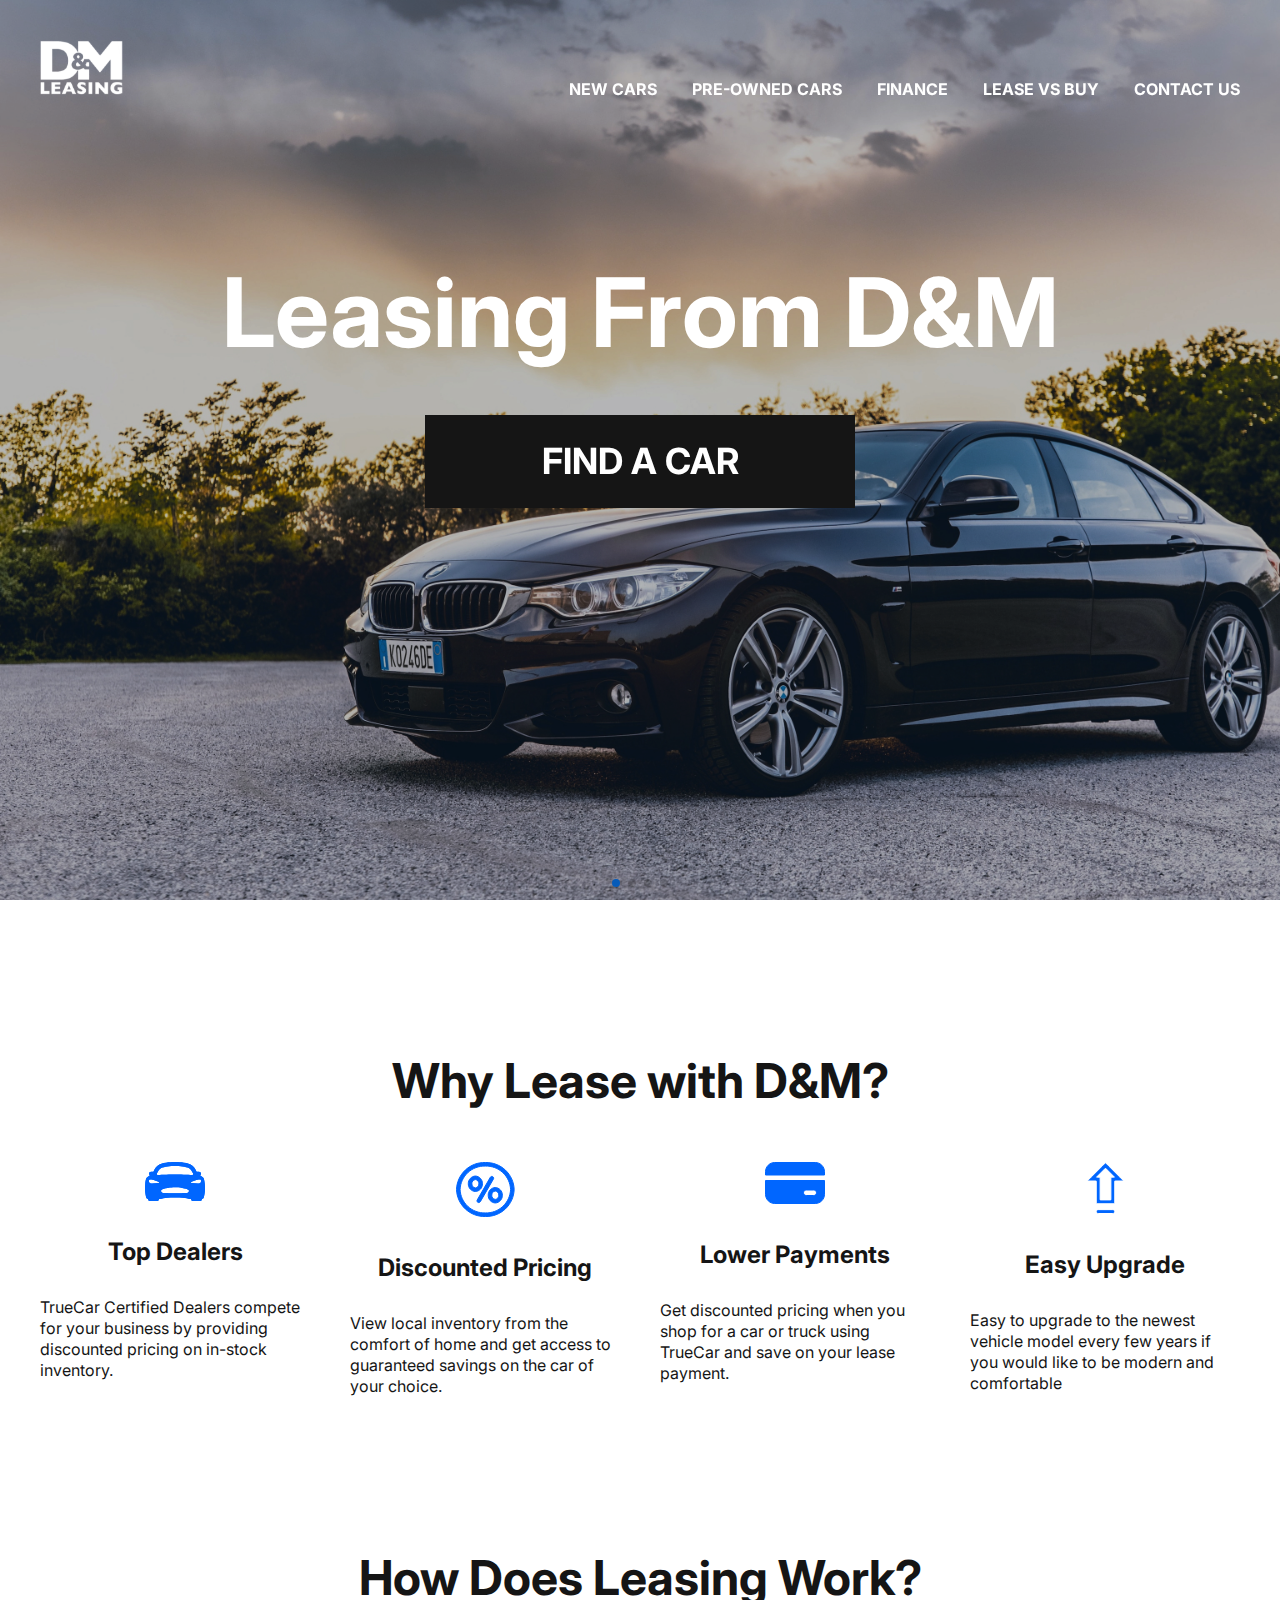
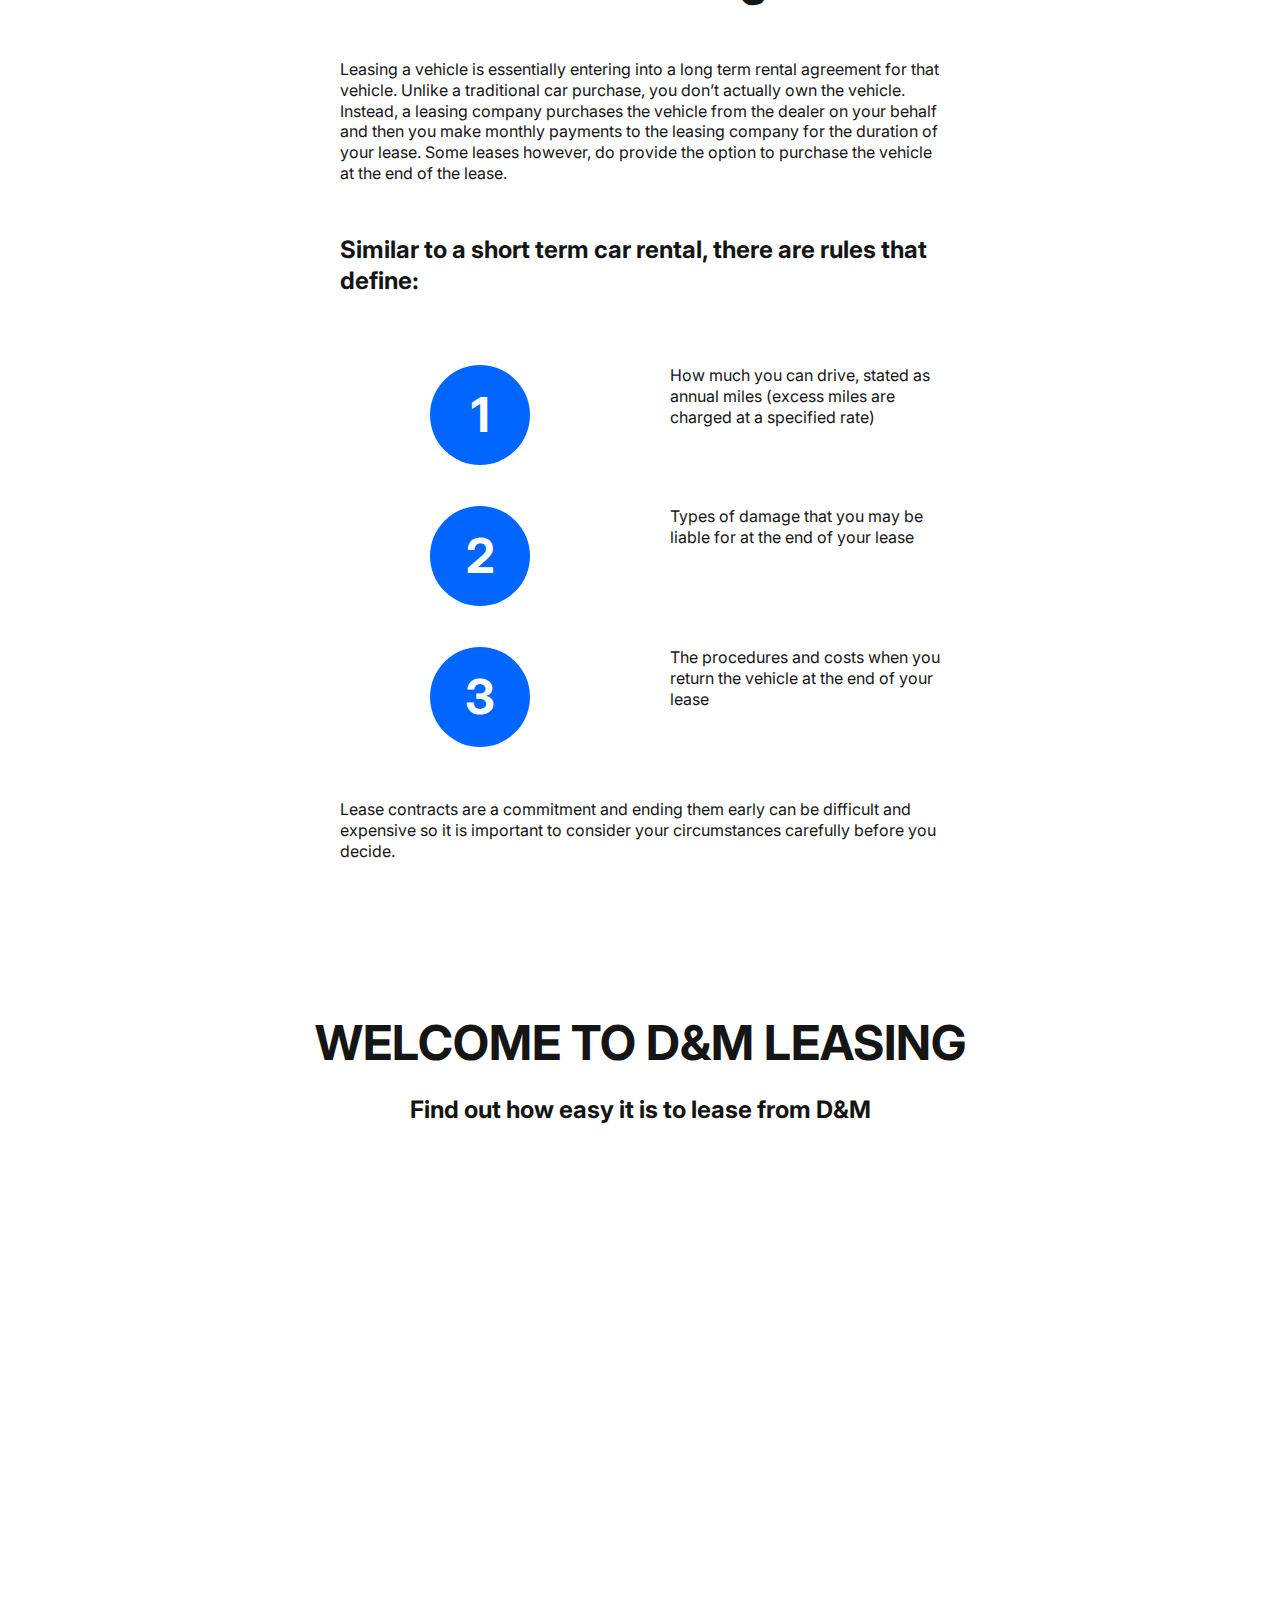
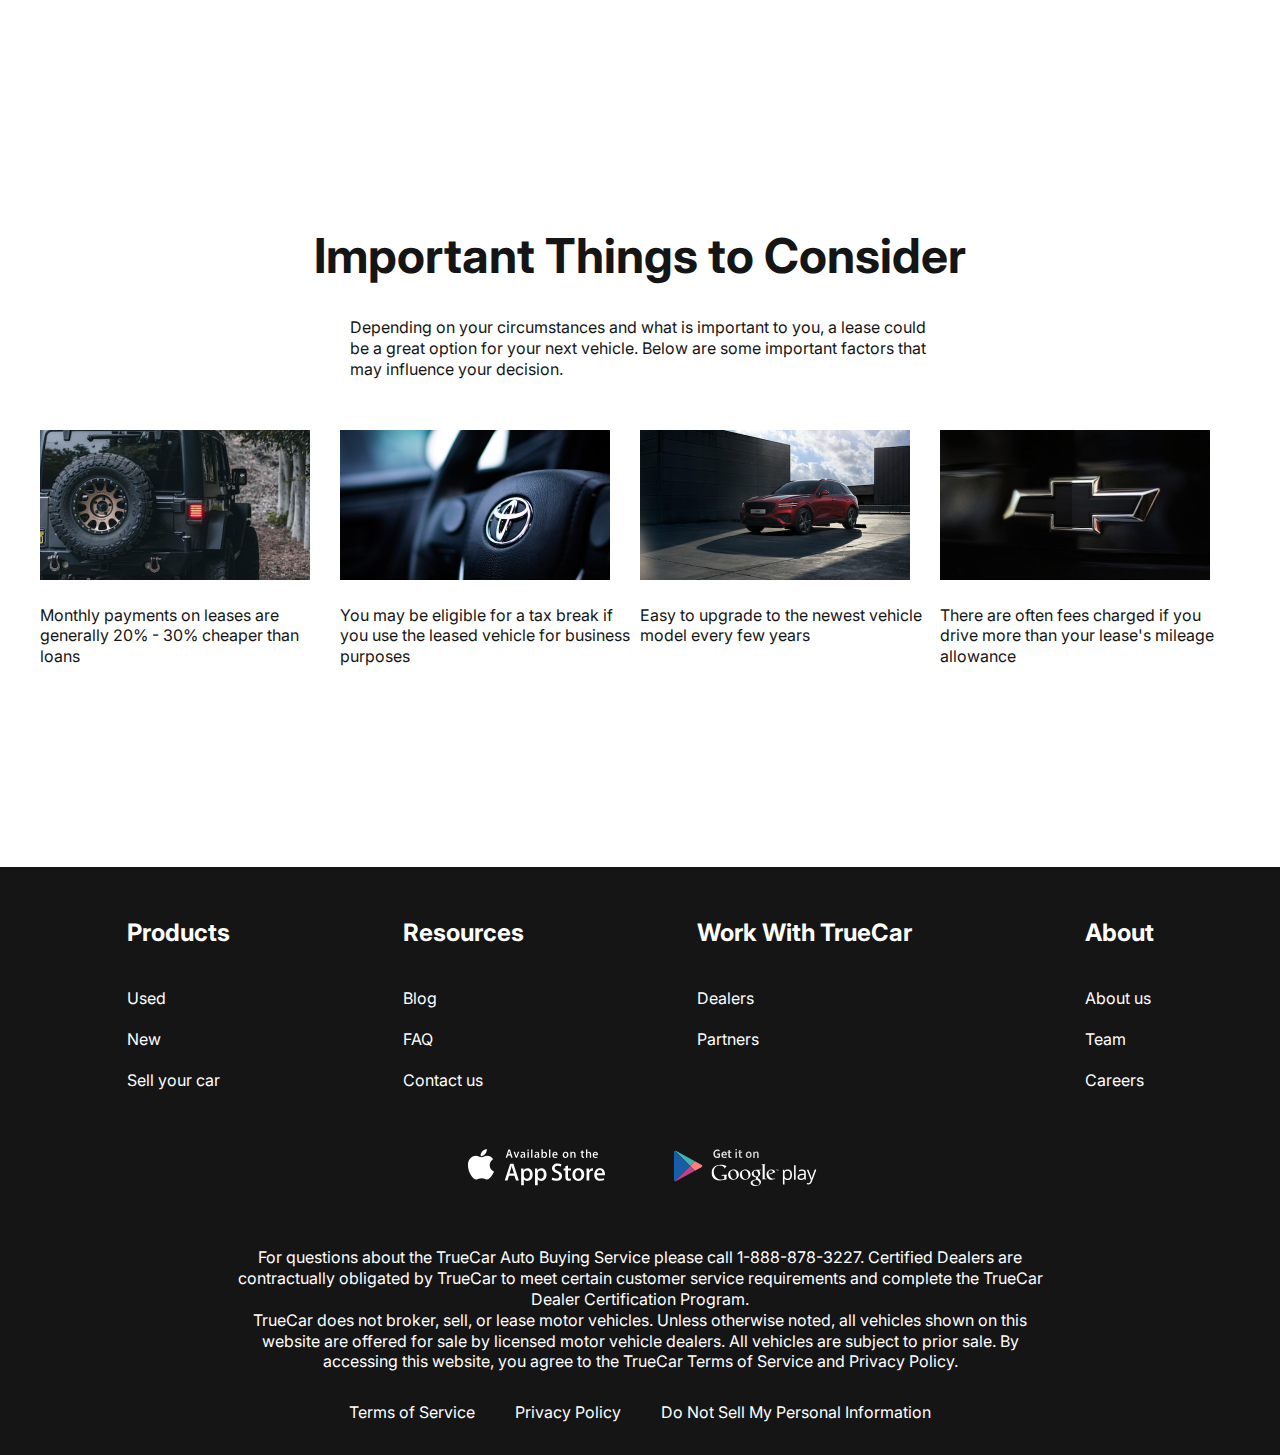
<file: index.html>
<!DOCTYPE html>
<html lang="en">
  <head>
    <meta charset="UTF-8" />
    <meta name="viewport" content="width=device-width, initial-scale=1.0" />
    <title>Document</title>
    <link rel="preconnect" href="https://fonts.googleapis.com" />
    <link rel="preconnect" href="https://fonts.gstatic.com" crossorigin />
    <link
      href="https://fonts.googleapis.com/css2?family=Inter:ital,opsz,wght@0,14..32,100..900;1,14..32,100..900&display=swap"
      rel="stylesheet"
    />
    <link
  rel="stylesheet"
  href="https://cdn.jsdelivr.net/npm/swiper@11/swiper-bundle.min.css"
/>
    <link rel="stylesheet" href="./css/style.css" />
  </head>
  <body>
    <div class="wrapper">
      <header class="header header__main">
        <div class="container">
          <div class="header__inner">
            <a href="#" class="logo">
              <img src="./images/Vector.svg" alt="" class="logo__img" />
            </a>
            <nav class="menu">
              <button class="menu__btn">
                <span></span>
                <span></span>
                <span></span>
              </button>
              <ul class="menu__list">
                <li class="menu__list-item">
                  <a href="./new-cars.html" class="menu__list-link">NEW CARS </a>
                </li>
                <li class="menu__list-item">
                  <a href="#" class="menu__list-link">PRE-OWNED CARS</a>
                </li>
                <li class="menu__list-item">
                  <a href="#" class="menu__list-link">FINANCE</a>
                </li>
                <li class="menu__list-item">
                  <a href="#" class="menu__list-link">LEASE VS BUY</a>
                </li>
                <li class="menu__list-item">
                  <a href="./contacts.html" class="menu__list-link"> CONTACT US</a>
                </li>
              </ul>
            </nav>
          </div>
        </div>
      </header>
      <main class="main">
        <section class="top">
          <div class="container">
            <h1 class="title" style="color: #fff;">Leasing From D&M</h1>
            <a href="./new-cars.html" class="top__link">FIND A CAR</a>
          </div>
        </section>
        <div class="slider">
          <div class="swiper">
            <div class="swiper-wrapper">
              <div class="swiper-slide" style="background-image: url(images/Rectangle\ 3.jpg);"></div>
              <div class="swiper-slide" style="background-image: url(./images/1000_F_293876506_qTdMF55vIbVV340CN2Q0Yw6PVsKhI7Vy.jpg);"></div>
              <div class="swiper-slide" style="background-image: url(./images/1000_F_331356858_AhmRQo2xtrilCRW0K7Xck73rChRhbG0b.jpg);"></div>
              <div class="swiper-slide" style="background-image: url(./images/1000_F_796889775_g2AbTCtSEk6sYFfjjJgu1wJUgfdi1IFB.jpg);"></div>
            <div class="swiper-pagination"></div>
          </div>
        </div>
        <section class="why-lease">
         <div class="container">
          <h2 class="section-title" style="color: #151515;">
            Why Lease with D&M?
          </h2>
          <ul class="why-lease__list">
            <li class="why-lease__item">
              <img src="./imges2/Vector 1.svg" alt="" class="why-lease__item-img">
              <h3 class="why-lease__item-title">Top Dealers</h3>
              <p class="why-lease__item-text">TrueCar Certified Dealers compete for your business by providing discounted pricing on in-stock inventory.</p>
            </li>
            <li class="why-lease__item">
              <img src="./imges2/Group 2.svg" alt="" class="why-lease__item-img">
              <h3 class="why-lease__item-title">Discounted Pricing</h3>
              <p class="why-lease__item-text">View local inventory from the comfort of home and get access to guaranteed savings on the car of your choice.</p>
            </li>
            <li class="why-lease__item">
              <img src="./imges2/Vector 3.svg" alt="" class="why-lease__item-img">
              <h3 class="why-lease__item-title">Lower Payments</h3>
              <p class="why-lease__item-text">Get discounted pricing when you shop for a car or truck using TrueCar and save on your lease payment.</p>
            </li>
            <li class="why-lease__item">
              <img src="./imges2/Vector 4.svg" alt="" class="why-lease__item-img">
              <h3 class="why-lease__item-title">Easy Upgrade</h3>
              <p class="why-lease__item-text">Easy to upgrade to the newest vehicle model every few years if you would like to be modern and comfortable</p>
            </li>
          </ul>
         </div>
        </section>
        <section class="how-does">
          <div class="container">
            <div class="how-does__inner">
              <h2 class="section-title" >
                How Does Leasing Work?
              </h2>
              <p class="how-does__text" >
                Leasing a vehicle is essentially entering into a long term rental agreement for that vehicle. Unlike a traditional car purchase, you don’t actually own the vehicle. Instead, a leasing company purchases the vehicle from the dealer on your behalf and then you make monthly payments to the leasing company for the duration of your lease. Some leases however, do provide the option to purchase the vehicle at the end of the lease.
              </p>
              <h4 class="how__does-title" >
                Similar to a short term car rental, there are rules that define:
              </h4>
              <ol class="how__does-list">
                <li class="how__does-item">
                  How much you can drive, stated as annual miles (excess miles are charged at a specified rate)
                </li>
                <li class="how__does-item">
                  Types of damage that you may be liable for at the end of your lease
                </li>
                <li class="how__does-item">
                  The procedures and costs when you return the vehicle at the end of your lease
                </li>
              </ol>
              <p class="how-does__text">
                Lease contracts are a commitment and ending them early can be difficult and expensive so it is important to consider your circumstances carefully before you decide.
              </p>
            </div>
          </div>
        </section>
        <section class="video">
          <div class="container">
            <h2 class="section-title video-title">
              WELCOME TO D&M LEASING
            </h2>
            <p class="video-text">
              Find out how easy it is to lease from D&M
            </p>
            <iframe class="video-content" width="1000" height="500" src="https://www.youtube.com/embed/Wd_d6m9FARc?si=9smZC9pChA8LjumO&amp;controls=0" title="YouTube video player" frameborder="0" allow="accelerometer; autoplay; clipboard-write; encrypted-media; gyroscope; picture-in-picture; web-share" referrerpolicy="strict-origin-when-cross-origin" allowfullscreen></iframe>
          </div>
        </section>
        <section class="important">
          <div class="container">
            <h2 class="section__title important__title">
              Important Things to Consider
            </h2>
            <p class="important-text">
              Depending on your circumstances and what is important to you, a lease could be a great option for your next vehicle. Below are some important factors that may influence your decision.
            </p>
            <ul class="important-list">
              <li class="important-item">
                <img src="./imges2/Rectangle 6.jpg" alt="" class="important-item__img">
                <p class="important-item__text">Monthly payments on leases are generally 20% - 30% cheaper than loans</p>
              </li>
              <li class="important-item">
                <img src="./imges2/Rectangle 7.jpg" alt="" class="important-item__img">
                <p class="important-item__text">You may be eligible for a tax break if you use the leased vehicle for business purposes</p>
              </li>
              <li class="important-item">
                <img src="./imges2/Rectangle 8.jpg" alt="" class="important-item__img">
                <p class="important-item__text">Easy to upgrade to the newest vehicle model every few years</p>
              </li>
              <li class="important-item">
                <img src="./imges2/Rectangle 9.jpg" alt="" class="important-item__img">
                <p class="important-item__text">There are often fees charged if you drive more than your lease's mileage allowance</p>
              </li>
            </ul>
          </div>
        </section>
      </main>

      <footer class="footer">
        <div class="container">
          <nav class="footer__menu">
            <ul class="footer__menu-list">
              <li class="footer__menu-item">
                <p class="footer__menu-title">Products</p>
              </li>
              <li class="footer__menu-item">
                <a href="#" class="footer__menu-link">Used</a>
              </li>
              <li class="footer__menu-item">
                <a href="#" class="footer__menu-link">New</a>
              </li>
              <li class="footer__menu-item">
                <a href="#" class="footer__menu-link">Sell your car</a>
              </li>
            </ul>
            <ul class="footer__menu-list">
              <li class="footer__menu-item">
                <p class="footer__menu-title">Resources</p>
              </li>
              <li class="footer__menu-item">
                <a href="#" class="footer__menu-link">Blog</a>
              </li>
              <li class="footer__menu-item">
                <a href="#" class="footer__menu-link">FAQ</a>
              </li>
              <li class="footer__menu-item">
                <a href="#" class="footer__menu-link">Contact us</a>
              </li>
            </ul>
            <ul class="footer__menu-list">
              <li class="footer__menu-item">
                <p class="footer__menu-title">Work With TrueCar</p>
              </li>
              <li class="footer__menu-item">
                <a href="#" class="footer__menu-link">Dealers</a>
              </li>
              <li class="footer__menu-item">
                <a href="#" class="footer__menu-link">Partners</a>
              </li>
            </ul>
            <ul class="footer__menu-list">
              <li class="footer__menu-item">
                <p class="footer__menu-title">About</p>
              </li>
              <li class="footer__menu-item">
                <a href="#" class="footer__menu-link">About us</a>
              </li>
              <li class="footer__menu-item">
                <a href="#" class="footer__menu-link">Team</a>
              </li>
              <li class="footer__menu-item">
                <a href="#" class="footer__menu-link">Careers</a>
              </li>
            </ul>
          </nav>
          <ul class="app">
            <li class="app__item">
              <a href="#" class="app__item-link">
                <img
                  class="app__item-img"
                  src="./images/app-store-5768091a665de29ed90932b12cc1dc34 1.svg"
                  alt=""
                />
              </a>
            </li>
            <li class="app__item">
              <a href="#" class="app__item-link">
                <img
                  class="app__item-img"
                  src="./images/google-play-1b282a5faa8753db97e49dd35e98dd25 1.svg"
                  alt=""
                />
              </a>
            </li>
          </ul>
          <div class="footer__copy">
            <p class="footer__copy-text">
              For questions about the TrueCar Auto Buying Service please call
              1-888-878-3227. Certified Dealers are contractually obligated by
              TrueCar to meet certain customer service requirements and complete
              the TrueCar Dealer Certification Program.
            </p>
            <p class="footer__copy-text">
              TrueCar does not broker, sell, or lease motor vehicles. Unless
              otherwise noted, all vehicles shown on this website are offered
              for sale by licensed motor vehicle dealers. All vehicles are
              subject to prior sale. By accessing this website, you agree to the
              TrueCar Terms of Service and Privacy Policy.
            </p>
          </div>
          <nav class="copy__nav">
            <ul class="copy__nav-list">
              <li class="copy__nav-item">
                <a href="#" class="copy__nav-link">Terms of Service</a>
              </li>
              <li class="copy__nav-item">
                <a href="#" class="copy__nav-link">Privacy Policy</a>
              </li>
              <li class="copy__nav-item">
                <a href="#" class="copy__nav-link"
                  >Do Not Sell My Personal Information</a
                >
              </li>
            </ul>
          </nav>
        </div>
      </footer>
    </div>
    <script src="https://cdn.jsdelivr.net/npm/swiper@11/swiper-bundle.min.js"></script>
    <script src="./js/index.js"></script>
  </body>
</html>
</file>
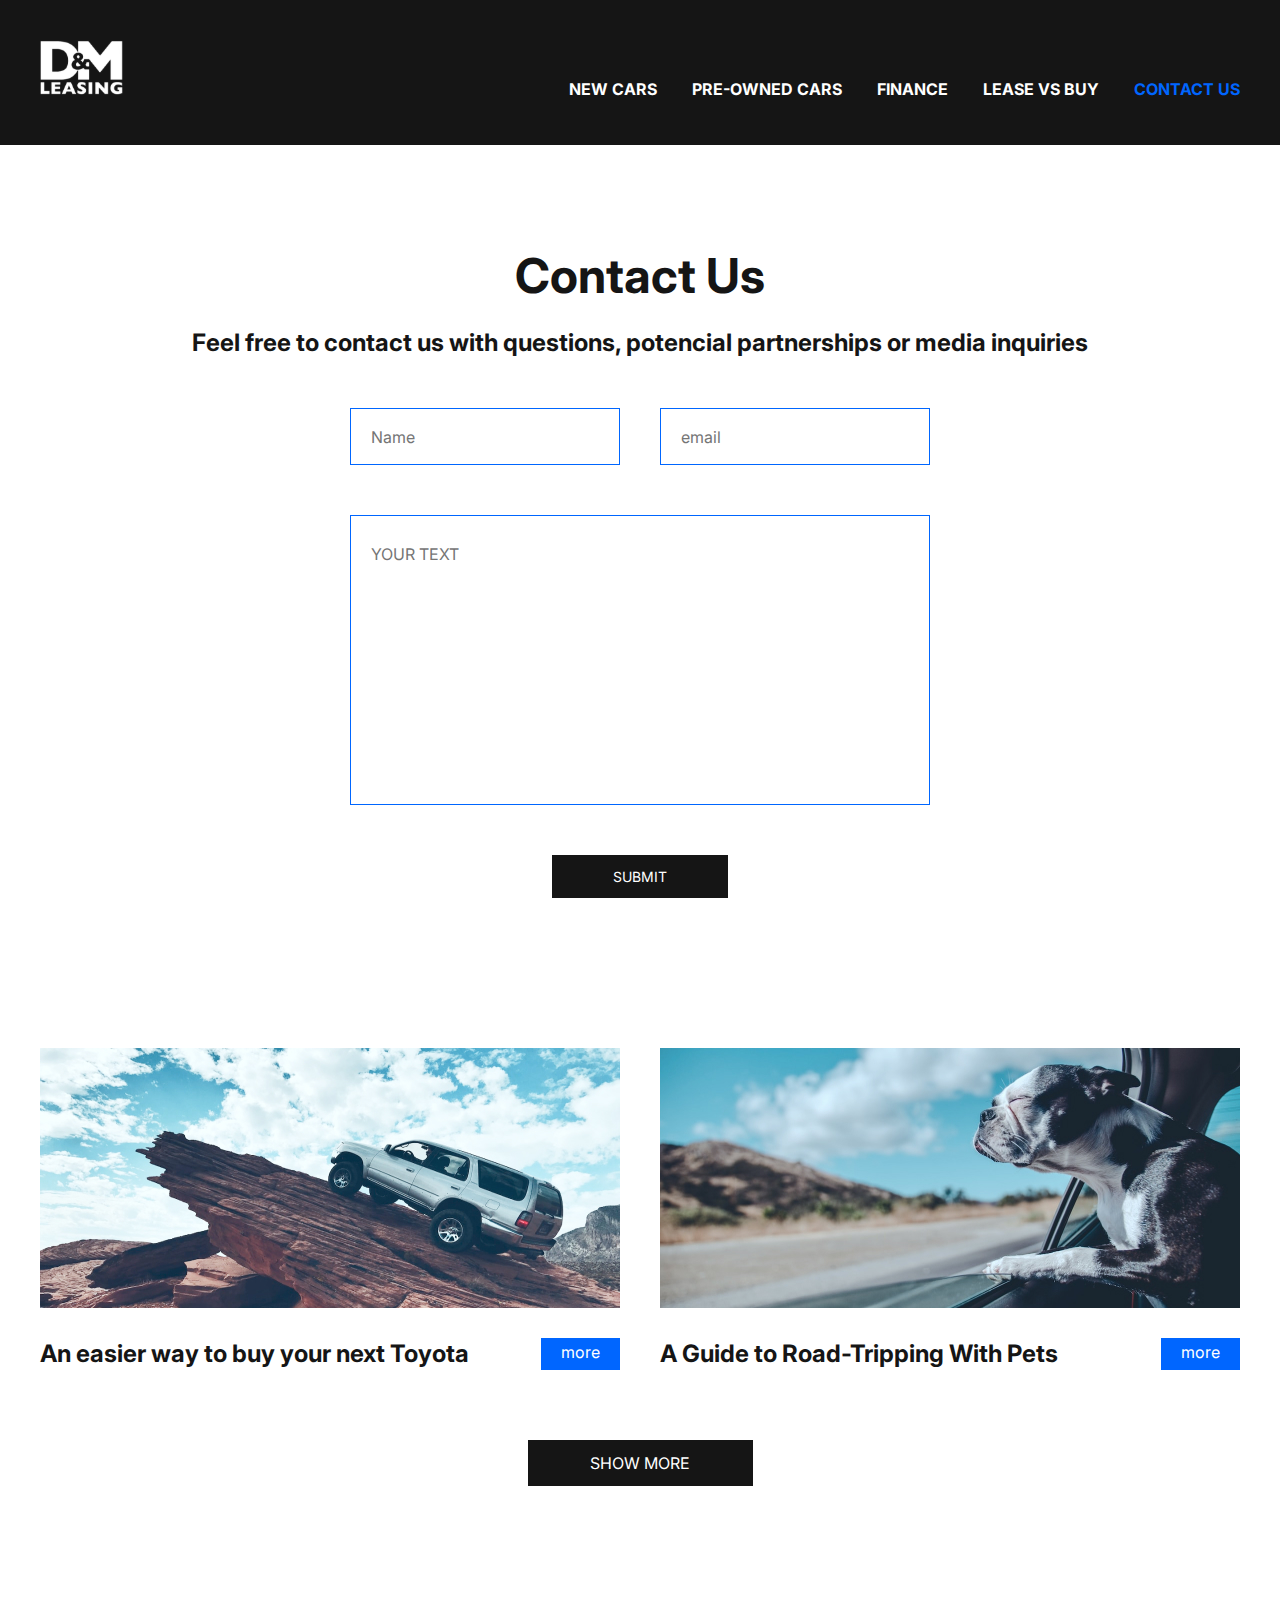
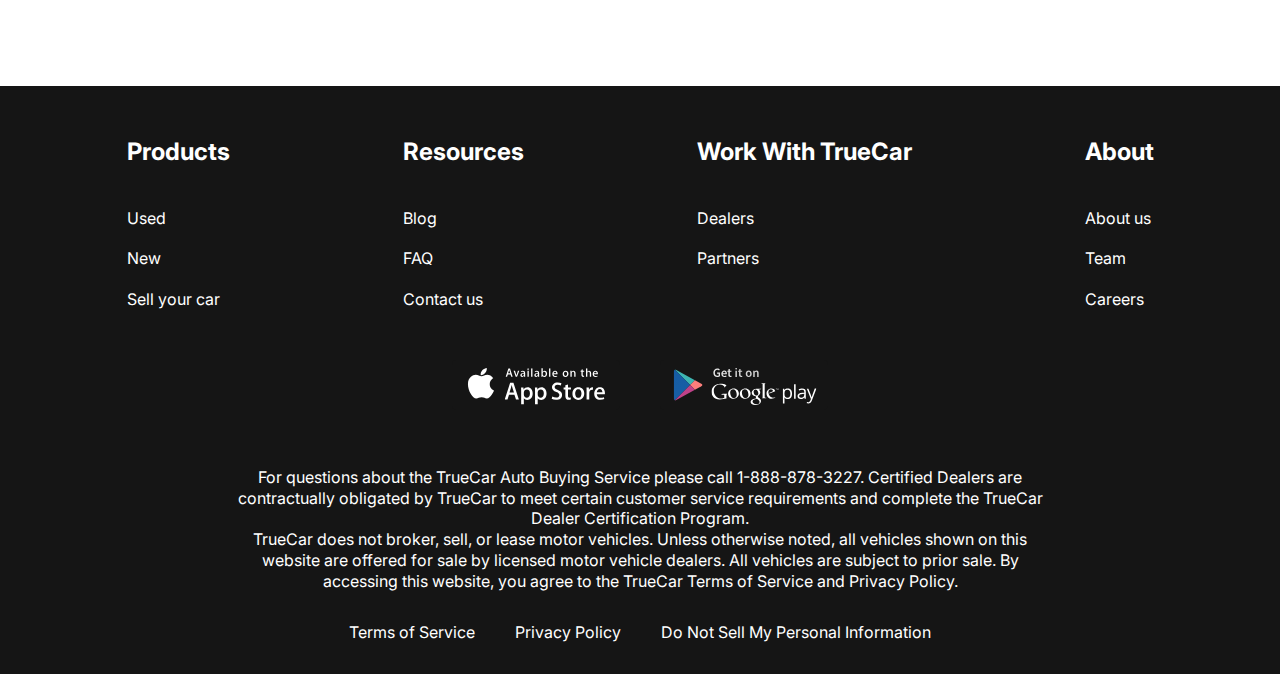
<file: contacts.html>
<!DOCTYPE html>
<html lang="en">
  <head>
    <meta charset="UTF-8" />
    <meta name="viewport" content="width=device-width, initial-scale=1.0" />
    <title>Document</title>
    <link rel="preconnect" href="https://fonts.googleapis.com" />
    <link rel="preconnect" href="https://fonts.gstatic.com" crossorigin />
    <link
      href="https://fonts.googleapis.com/css2?family=Inter:ital,opsz,wght@0,14..32,100..900;1,14..32,100..900&display=swap"
      rel="stylesheet"
    />
    <link rel="stylesheet" href="./css/style.css" />
  </head>
  <body>
    <div class="wrapper">
      <div class="header">
        <div class="container">
          <div class="header__inner">
            <a href="index.html" class="logo">
              <img src="./images/Vector.svg" alt="" class="logo__img" />
            </a>
            <nav class="menu">
              <button class="menu__btn">
                <span></span>
                <span></span>
                <span></span>
              </button>
              <ul class="menu__list">
                <li class="menu__list-item">
                  <a href="./new-cars.html" class="menu__list-link"
                    >NEW CARS
                  </a>
                </li>
                <li class="menu__list-item">
                  <a href="#" class="menu__list-link">PRE-OWNED CARS</a>
                </li>
                <li class="menu__list-item">
                  <a href="#" class="menu__list-link">FINANCE</a>
                </li>
                <li class="menu__list-item">
                  <a href="#" class="menu__list-link">LEASE VS BUY</a>
                </li>
                <li class="menu__list-item">
                  <a href="./contacts.html" class="menu__list-link active ">
                    CONTACT US</a
                  >
                </li>
              </ul>
            </nav>
          </div>
        </div>
      </div>
      <main class="main">
        <section class="contacts">
          <div class="container">
            <h2 class="section-title contacts__title">Contact Us</h2>
            <p class="contacts__text">
              Feel free to contact us with questions, potencial partnerships or
              media inquiries
            </p>
            <form action="#" class="form">
              <input type="text" class="form-input" placeholder="Name" />
              <input type="email" class="form-input" placeholder="email" />
              <textarea
                class="form-textarea"
                placeholder="YOUR TEXT"
              ></textarea>
              <button class="form-btn" type="submit">submit</button>
            </form>
          </div>
        </section>
        <section class="blog">
          <div class="container">
            <div class="blog__items">
              <div class="blog__item">
                <img src="./imges2/Rectangle 11.jpg" alt="" class="blog__item-img">
                <h4 class="blog__item-title">
                  An easier way to buy your next Toyota
                </h4>
                <a href="#" class="blog__item-link">more</a>
              </div>
              <div class="blog__item">
                <img src="./imges2/Rectangle 12.jpg" alt="" class="blog__item-img">
                <h4 class="blog__item-title">
                  A Guide to Road-Tripping With Pets
                </h4>
                <a href="#" class="blog__item-link">more</a>
            </div>
            </div> 
          <a href="" class="SHOW__MORE">SHOW MORE</a>
        </section>
      </main>

      <footer class="footer">
        <div class="container">
          <nav class="footer__menu">
            <ul class="footer__menu-list">
              <li class="footer__menu-item">
                <p class="footer__menu-title">Products</p>
              </li>
              <li class="footer__menu-item">
                <a href="#" class="footer__menu-link">Used</a>
              </li>
              <li class="footer__menu-item">
                <a href="#" class="footer__menu-link">New</a>
              </li>
              <li class="footer__menu-item">
                <a href="#" class="footer__menu-link">Sell your car</a>
              </li>
            </ul>
            <ul class="footer__menu-list">
              <li class="footer__menu-item">
                <p class="footer__menu-title">Resources</p>
              </li>
              <li class="footer__menu-item">
                <a href="#" class="footer__menu-link">Blog</a>
              </li>
              <li class="footer__menu-item">
                <a href="#" class="footer__menu-link">FAQ</a>
              </li>
              <li class="footer__menu-item">
                <a href="#" class="footer__menu-link">Contact us</a>
              </li>
            </ul>
            <ul class="footer__menu-list">
              <li class="footer__menu-item">
                <p class="footer__menu-title">Work With TrueCar</p>
              </li>
              <li class="footer__menu-item">
                <a href="#" class="footer__menu-link">Dealers</a>
              </li>
              <li class="footer__menu-item">
                <a href="#" class="footer__menu-link">Partners</a>
              </li>
            </ul>
            <ul class="footer__menu-list">
              <li class="footer__menu-item">
                <p class="footer__menu-title">About</p>
              </li>
              <li class="footer__menu-item">
                <a href="#" class="footer__menu-link">About us</a>
              </li>
              <li class="footer__menu-item">
                <a href="#" class="footer__menu-link">Team</a>
              </li>
              <li class="footer__menu-item">
                <a href="#" class="footer__menu-link">Careers</a>
              </li>
            </ul>
          </nav>
          <ul class="app">
            <li class="app__item">
              <a href="#" class="app__item-link">
                <img
                  class="app__item-img"
                  src="./images/app-store-5768091a665de29ed90932b12cc1dc34 1.svg"
                  alt=""
                />
              </a>
            </li>
            <li class="app__item">
              <a href="#" class="app__item-link">
                <img
                  class="app__item-img"
                  src="./images/google-play-1b282a5faa8753db97e49dd35e98dd25 1.svg"
                  alt=""
                />
              </a>
            </li>
          </ul>
          <div class="footer__copy">
            <p class="footer__copy-text">
              For questions about the TrueCar Auto Buying Service please call
              1-888-878-3227. Certified Dealers are contractually obligated by
              TrueCar to meet certain customer service requirements and complete
              the TrueCar Dealer Certification Program.
            </p>
            <p class="footer__copy-text">
              TrueCar does not broker, sell, or lease motor vehicles. Unless
              otherwise noted, all vehicles shown on this website are offered
              for sale by licensed motor vehicle dealers. All vehicles are
              subject to prior sale. By accessing this website, you agree to the
              TrueCar Terms of Service and Privacy Policy.
            </p>
          </div>
          <nav class="copy__nav">
            <ul class="copy__nav-list">
              <li class="copy__nav-item">
                <a href="#" class="copy__nav-link">Terms of Service</a>
              </li>
              <li class="copy__nav-item">
                <a href="#" class="copy__nav-link">Privacy Policy</a>
              </li>
              <li class="copy__nav-item">
                <a href="#" class="copy__nav-link"
                  >Do Not Sell My Personal Information</a
                >
              </li>
            </ul>
          </nav>
        </div>
      </footer>
    </div>

    <script src="./js/index.js"></script>
  </body>
</html>
</file>
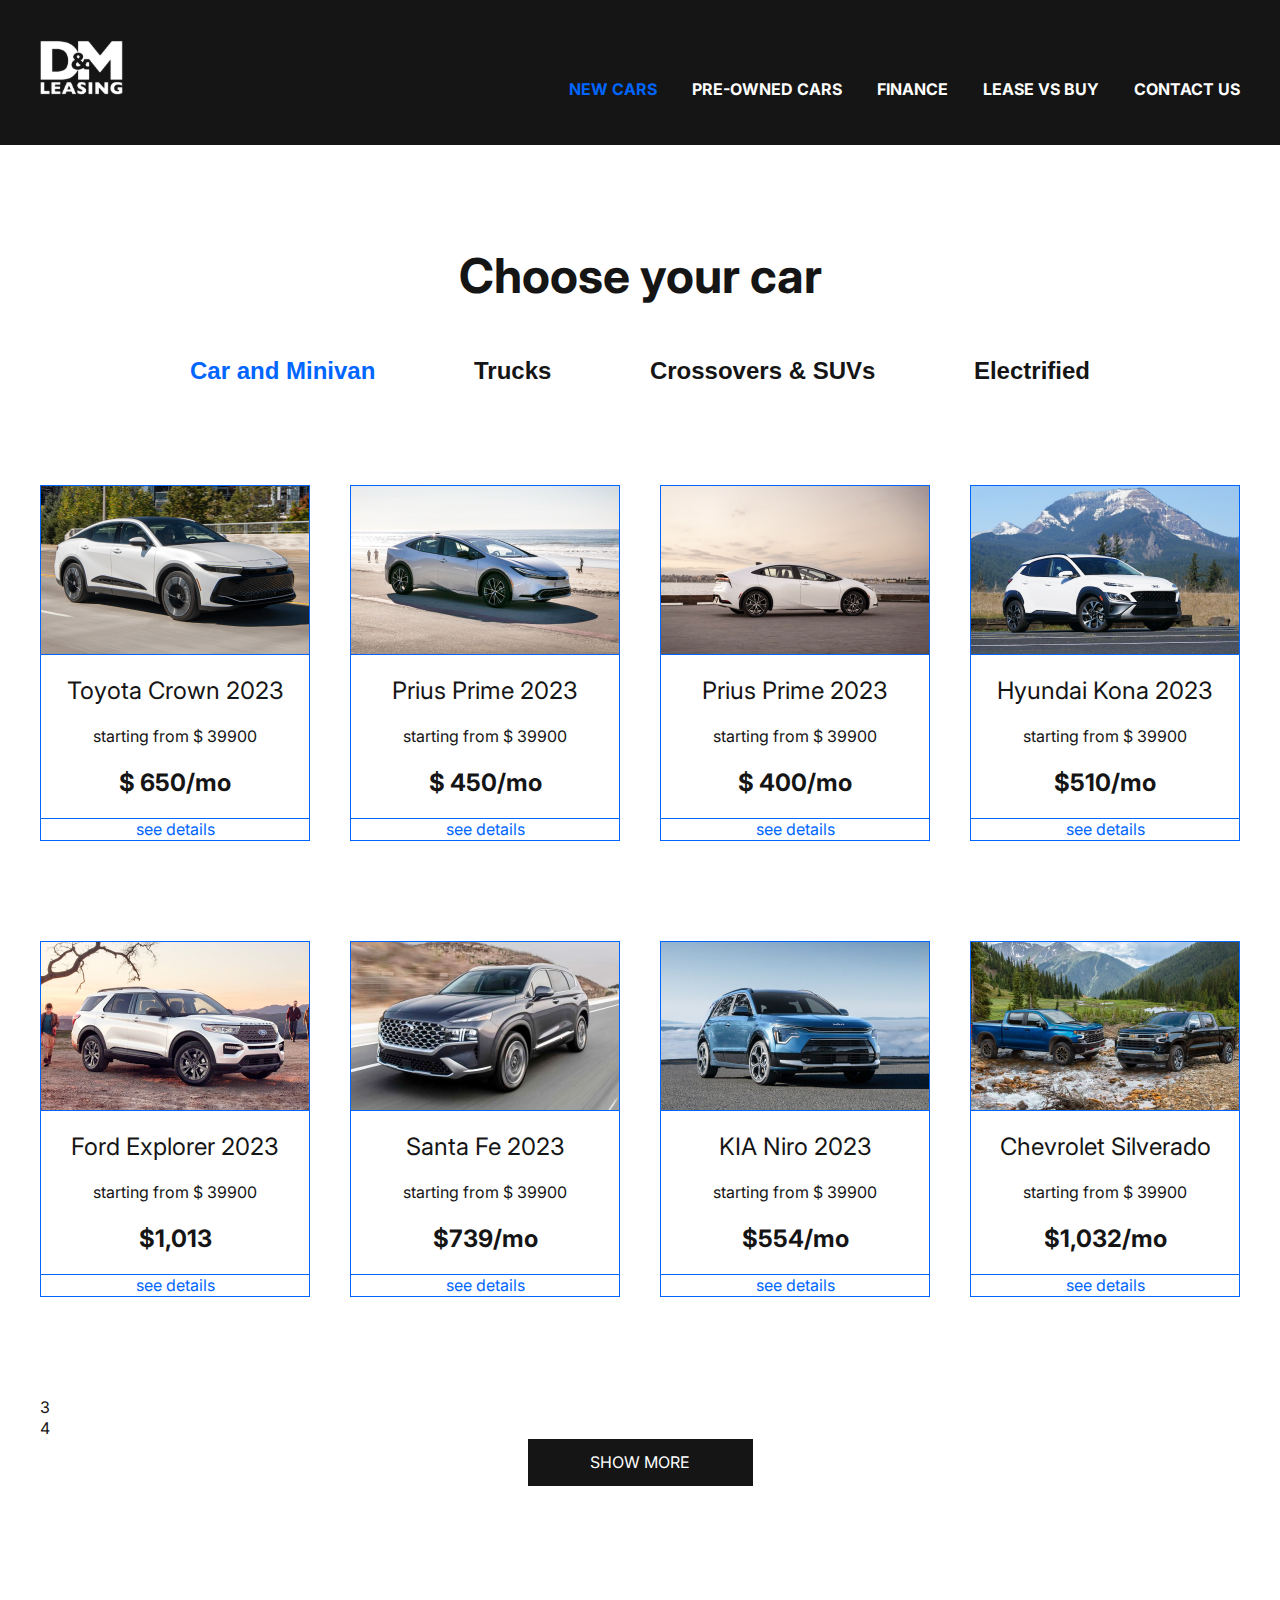
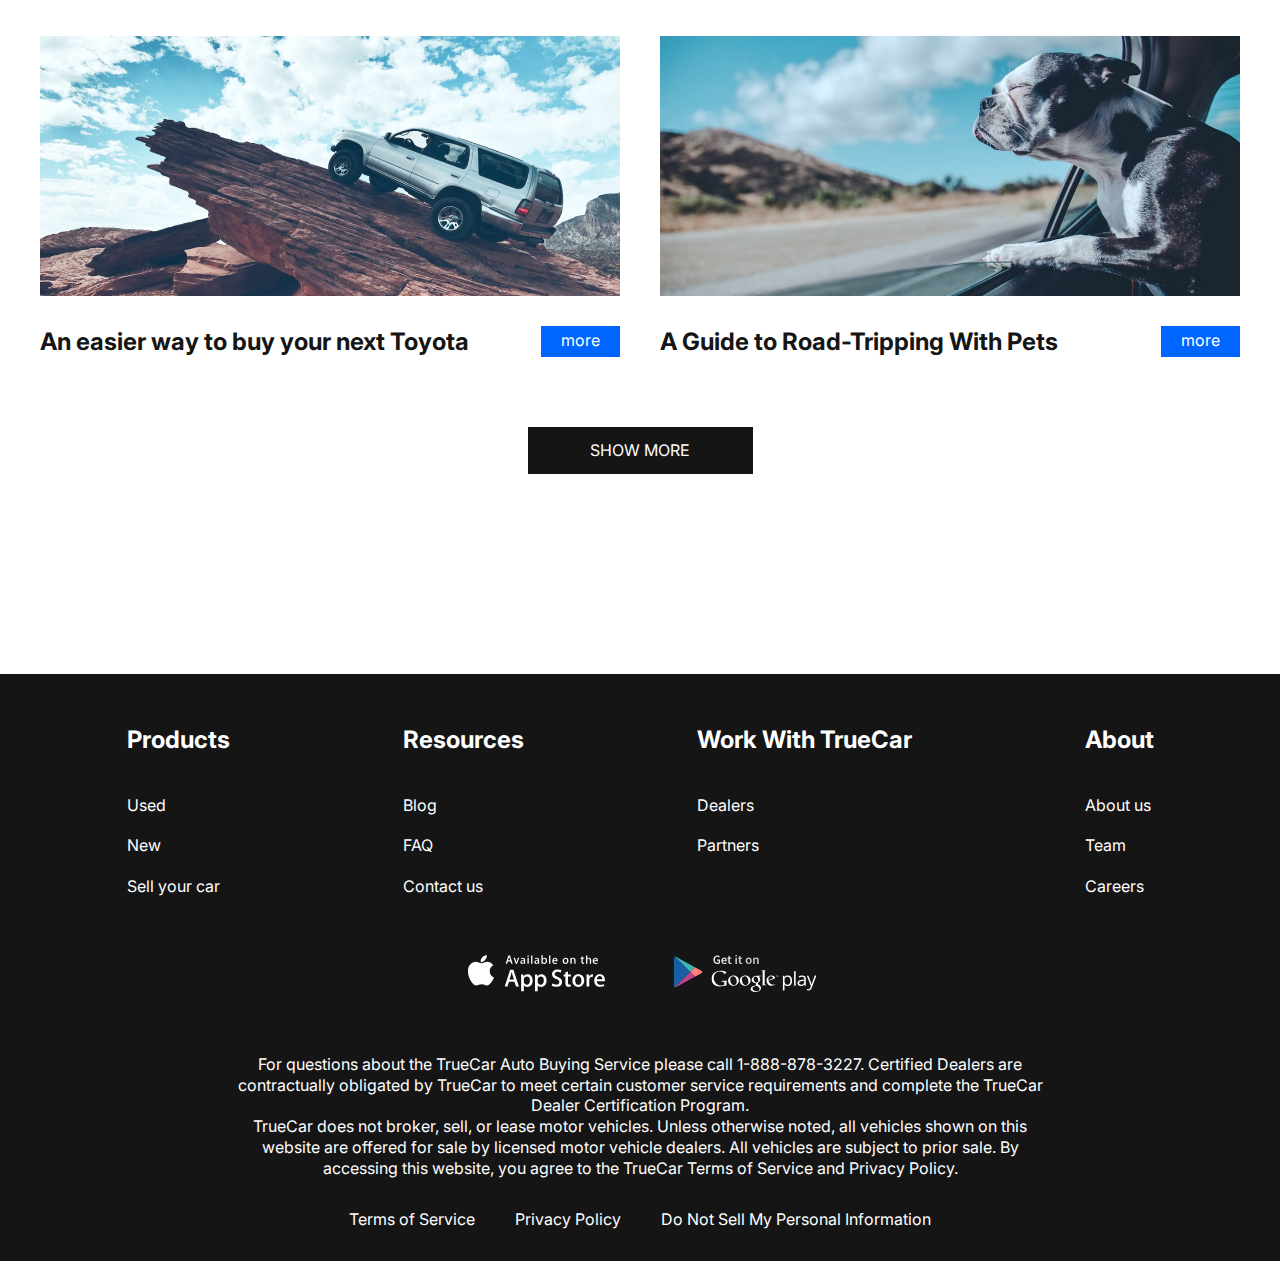
<file: new-cars.html>
<!DOCTYPE html>
<html lang="en">
  <head>
    <meta charset="UTF-8" />
    <meta name="viewport" content="width=device-width, initial-scale=1.0" />
    <title>Document</title>
    <link rel="preconnect" href="https://fonts.googleapis.com">
<link rel="preconnect" href="https://fonts.gstatic.com" crossorigin>
<link href="https://fonts.googleapis.com/css2?family=Inter:ital,opsz,wght@0,14..32,100..900;1,14..32,100..900&display=swap" rel="stylesheet">
    <link rel="stylesheet" href="./css/style.css">
  </head>
  <body>
    <div class="wrapper">
      <div class="header">
        <div class="container">
          <div class="header__inner">
            <a href="index.html" class="logo">
              <img src="./images/Vector.svg" alt="" class="logo__img" />
            </a>
            <nav class="menu">
              <button class="menu__btn">
                <span></span>
                <span></span>
                <span></span>
              </button>
              <ul class="menu__list">
                <li class="menu__list-item">
                  <a href="#" class="menu__list-link active">NEW CARS </a>
                </li>
                <li class="menu__list-item">
                  <a href="#" class="menu__list-link">PRE-OWNED CARS</a>
                </li>
                <li class="menu__list-item">
                  <a href="#" class="menu__list-link">FINANCE</a>
                </li>
                <li class="menu__list-item">
                  <a href="#" class="menu__list-link">LEASE VS BUY</a>
                </li>
                <li class="menu__list-item">
                  <a href="./contacts.html" class="menu__list-link"> CONTACT US</a>
                </li>
              </ul>
            </nav>
          </div>
        </div>
      </div>
      <main class="main">
         <section class="choose">
          <div class="container">
            <h2 class="section-title">
              Choose your car
            </h2>
            <div class="tabs">
              <div class="tabs__btn">
                <button class="tabs__btn-item tabs__btn-item__active" data-button='content-1'>Car and Minivan</button>
                <button class="tabs__btn-item" data-button='content-2'>Trucks</button>
                <button class="tabs__btn-item" data-button='content-3'>Crossovers & SUVs</button>
                <button class="tabs__btn-item" data-button='content-4'>Electrified</button>
              </div>
              <div class="tabs__content">
                <div class="tabs__content-item" id="content-1">
                  <div class="card">
                 <img src="./img-cars/toyota crown.jpg" alt="" class="card-img">
                 <div class="card__content">
                 <h4 class="card__title">Toyota Crown 2023</h4>
                 <p class="card__text">starting from $ 39900</p>
                 <p class="card__price">$ 650/mo</p>
                </div>
                 <a href="" class="card__link">see details</a>
                  </div>
                  <div class="card">
                    <img src="./img-cars/toyo prius1.jpg" alt="" class="card-img">
                    <div class="card__content">
                    <h4 class="card__title">Prius Prime 2023</h4>
                    <p class="card__text">starting from $ 39900</p>
                    <p class="card__price">$ 450/mo</p>
                  </div>
                    <a href="" class="card__link">see details</a>
                     </div>
                     <div class="card">
                      <img src="./img-cars/toyo prius2.jpg" alt="" class="card-img">
                      <div class="card__content">
                      <h4 class="card__title">Prius Prime 2023</h4>
                      <p class="card__text">starting from $ 39900</p>
                      <p class="card__price">$ 400/mo</p>
                    </div>
                      <a href="" class="card__link">see details</a>
                       </div>
                       <div class="card">
                        <img src="./img-cars/huykona.jpg" alt="" class="card-img">
                        <div class="card__content">
                        <h4 class="card__title">Hyundai Kona 2023</h4>
                        <p class="card__text">starting from $ 39900</p>
                        <p class="card__price">$510/mo</p>
                      </div>
                        <a href="" class="card__link">see details</a>
                         </div>
                        
                </div>
                <div class="tabs__content-item" id="content-2">
                  <div class="card">
                    <img src="./img-cars/forexplo.jpg" alt="" class="card-img">
                    <div class="card__content">
                    <h4 class="card__title">Ford Explorer 2023</h4>
                    <p class="card__text">starting from $ 39900</p>
                    <p class="card__price">$1,013</p>
                  </div>
                    <a href="" class="card__link">see details</a>
                     </div>
                     <div class="card">
                      <img src="./img-cars/santanafe.jpg" alt="" class="card-img">
                      <div class="card__content">
                      <h4 class="card__title">Santa  Fe 2023</h4>
                      <p class="card__text">starting from $ 39900</p>
                      <p class="card__price">$739/mo</p>
                    </div>
                      <a href="" class="card__link">see details</a>
                       </div>
                       <div class="card">
                        <img src="./img-cars/kianiro.jpg" alt="" class="card-img">
                        <div class="card__content">
                        <h4 class="card__title">KIA Niro 2023</h4>
                        <p class="card__text">starting from $ 39900</p>
                        <p class="card__price">$554/mo</p>
                      </div>
                        <a href="" class="card__link">see details</a>
                         </div>
                         <div class="card">
                          <img src="./img-cars/cherolado.jpg" alt="" class="card-img">
                          <div class="card__content">
                          <h4 class="card__title">Chevrolet Silverado</h4>
                          <p class="card__text">starting from $ 39900</p>
                          <p class="card__price">$1,032/mo</p>
                        </div>
                          <a href="" class="card__link">see details</a>
                           </div>
                </div>
                <div class="tabs__content-item" id="content-3">
3
                </div>
                <div class="tabs__content-item" id="content-3">
4
                </div>
              </div>
            </div>
            <a href="" class="SHOW__MORE">SHOW MORE</a>
          </div>
         </section>
        <section class="blog">
          <div class="container">
            <div class="blog__items">
              <div class="blog__item">
                <img src="./imges2/Rectangle 11.jpg" alt="" class="blog__item-img">
                <h4 class="blog__item-title">
                  An easier way to buy your next Toyota
                </h4>
                <a href="#" class="blog__item-link">more</a>
              </div>
              <div class="blog__item">
                <img src="./imges2/Rectangle 12.jpg" alt="" class="blog__item-img">
                <h4 class="blog__item-title">
                  A Guide to Road-Tripping With Pets
                </h4>
                <a href="#" class="blog__item-link">more</a>
            </div>
            </div> 
          <a href="" class="SHOW__MORE">SHOW MORE</a>
        </section>
      </main>


      <footer class="footer">
        <div class="container">
            <nav class="footer__menu">
                <ul class="footer__menu-list">
                    <li class="footer__menu-item"><p class="footer__menu-title">Products</p></li>
                    <li class="footer__menu-item"><a href="#" class="footer__menu-link">Used</a></li>
                    <li class="footer__menu-item"><a href="#" class="footer__menu-link">New</a></li>
                    <li class="footer__menu-item"><a href="#" class="footer__menu-link">Sell your car</a></li>
                </ul>
                <ul class="footer__menu-list">
                    <li class="footer__menu-item"><p class="footer__menu-title">Resources</p></li>
                    <li class="footer__menu-item"><a href="#" class="footer__menu-link">Blog</a></li>
                    <li class="footer__menu-item"><a href="#" class="footer__menu-link">FAQ</a></li>
                    <li class="footer__menu-item"><a href="#" class="footer__menu-link">Contact us</a></li>
                </ul>
                <ul class="footer__menu-list">
                    <li class="footer__menu-item"><p class="footer__menu-title">Work With TrueCar</p></li>
                    <li class="footer__menu-item"><a href="#" class="footer__menu-link">Dealers</a></li>
                    <li class="footer__menu-item"><a href="#" class="footer__menu-link">Partners</a></li>
                   
                </ul>
                <ul class="footer__menu-list">
                    <li class="footer__menu-item"><p class="footer__menu-title">About</p></li>
                    <li class="footer__menu-item"><a href="#" class="footer__menu-link">About us</a></li>
                    <li class="footer__menu-item"><a href="#" class="footer__menu-link">Team</a></li>
                    <li class="footer__menu-item"><a href="#" class="footer__menu-link">Careers</a></li>
                </ul>
            </nav>
            <ul class="app">
              <li class="app__item">
                <a href="#" class="app__item-link">
                    <img class="app__item-img" src="./images/app-store-5768091a665de29ed90932b12cc1dc34 1.svg" alt="">
                </a>
              </li>
              <li class="app__item">
                <a href="#" class="app__item-link">
                    <img class="app__item-img" src="./images/google-play-1b282a5faa8753db97e49dd35e98dd25 1.svg" alt="">
                </a>
              </li>
            </ul>
            <div class="footer__copy">
                <p class="footer__copy-text">For questions about the TrueCar Auto Buying Service please call 1-888-878-3227.
                    Certified Dealers are contractually obligated by TrueCar to meet certain customer service requirements and complete the TrueCar Dealer Certification Program.
                  </p>
                    <p class="footer__copy-text">
                        TrueCar does not broker, sell, or lease motor vehicles. Unless otherwise noted, all vehicles shown on this website are offered for sale by licensed motor vehicle dealers. All vehicles are subject to prior sale. By accessing this website, you agree to the TrueCar Terms of Service and Privacy Policy.
                  </p>
            </div>
            <nav class="copy__nav">
                <ul class="copy__nav-list">
                    <li class="copy__nav-item"><a href="#" class="copy__nav-link">Terms of Service</a></li>
                    <li class="copy__nav-item"><a href="#" class="copy__nav-link">Privacy Policy</a></li>
                    <li class="copy__nav-item"><a href="#" class="copy__nav-link">Do Not Sell My Personal Information</a></li>
                </ul>
            </nav>
        </div>
      </footer>
    </div>


    <script src="./js/index.js"></script>
  </body>
</html>
</file>
<file: css/style.css>
html{
    box-sizing: border-box;
}
*,*::after,*::before{
box-sizing: inherit;
margin: 0;
padding: 0;
color: #151515;
}

html,body{
    height: 100%;
    color: #151515;
}
ul{
    list-style: none;
    color: white;
}
a{
    text-decoration: none;
    color: white;
    
}

.section-title{
    margin-bottom: 50px;
    font-size: 48px;
    font-weight: 700;
    text-align: center;
}
.wrapper{
    min-height: 100%;
    display: flex;
    flex-direction: column;
}
.container{
    max-width: 1220px;
    margin: 0 auto;
    padding: 0 10px;
    color: white;
}

body{
    font-family: 'Inter', sans-serif;
    font-size: 16px;
    font-weight: 400;
    line-height: 1.3;
    
}

.header{
    background-color: #151515;
}

.header__main{
    background-color: transparent;
    position: absolute;
    z-index: 10;
    left: 0;
    right: 0;
}

.header__inner{
    padding-top: 40px;
    padding-bottom: 45px;
    display: flex;
    justify-content: space-between;
    align-items: flex-end;
}
.menu__list{
    display: flex;
    gap: 35px;
    
}

.menu__list-link{
color: #fff;
text-transform: uppercase;
font-weight: 700;
}
.menu__list-link.active{
    color: #0066ff;
}

.main{
    flex-grow: 1;
    
}

.top{
color: #fff;
text-align: center;
padding-top: 250px;
padding-bottom: 50px;
position: absolute;
z-index: 5;
left: 0;
right: 0;
}

.title{
  
    padding-bottom: 40px;
    font-size: 96px;
    font-weight: 700;
}

.top__link{
    background-color: #151515;
    padding: 23px;
    max-width: 430px;
    width: 100%;
    display: inline-block;
    text-transform: uppercase;
    font-size: 36px;
    font-weight: 700;
}
footer{
    margin-top: 50px;
    background-color: #151515;
    padding: 50px 0 32px;
    color: white;
}
footer p{
    color: white;
}

.footer__menu-list{
    max-width: 250px;
}

.footer__menu{
    display: flex;
    justify-content: space-around;
    margin-bottom: 50px;
}
.footer__menu-title{
font-size: 24px;
font-weight: 700;
padding-bottom: 20px;
}

.footer__menu-item + .footer__menu-item{
padding-top: 20px;
}

.app{
    display: flex;
    justify-content: center;
    gap: 40px;
    margin-bottom: 52px;
}
.footer__copy{
    max-width: 810px;
    margin: 0 auto 30px;
    text-align: center;
}
.copy__nav-list{
    display: flex;
    gap: 40px;
    justify-content: center;
}

.swiper::after{
    content: '';
    background:rgba(21, 21, 21, .3) ;
    position: absolute;
    z-index: 5;
    left: 0;
    right: 0;
    bottom: 0;
    top: 0;
}

.swiper-slide{
    height: 100vh;
    background-repeat: no-repeat;
    background-size: cover;
    background-position:center;
}

.swiper-wrapper{
    background-color: rgba(21, 21, 21, .3);

}

.why-lease{
    padding: 150px 0;
   
}
.why-lease__list{
    color:#151515;
    display: grid;
    grid-template-columns: repeat(4, 1fr);
    gap: 40px;
    text-align: center;
}
.why-lease__item-img{
    margin-bottom: 30px;
}
.why-lease__item-title{
margin-bottom: 30px;
font-size: 24px;
font-weight:700;
}
.why-lease__item-text{
    text-align: left;
}
.how-does{
    padding-bottom: 150px;
    color: #151515;
}
.how-does__inner{
    max-width: 600px;
    margin: 0 auto;
}
.how__does-title{
    font-size: 24px;
    font-weight: 700;
    padding-top: 50px;
}
.how__does-list{
    padding: 50px 0 70px;
    counter-reset: myCounter;
}

.how__does-item{
    list-style-type: none;
    width: 270px;
    position: relative;
    margin-left: auto;
    box-sizing: content-box;
    padding: 19px 0 19px 240px;
    min-height: 63px;
}
.how__does-item::before{
    counter-increment: myCounter;
    content: counter(myCounter);
    display: flex;
    justify-content: center;
    align-items: center;
    background-color: #0066ff;
    font-size: 48px;
    font-weight: 700;
    width: 100px;
    height: 100px;
    border-radius: 50%;
    color: #fff;
    position: absolute;
    left: 0;
}
.how__does-item + .how__does-item{
    margin-top: 40px;
}
.video{
    padding-bottom: 150px;
}
.video-title{
    margin-bottom: 20px;
}
.video-text{
    font-size: 24px;
    font-weight: 700;
    margin-bottom: 50px;
    text-align: center;
}
.video-content{
    margin: 0 auto;
    display: block;
}
.important{
padding-bottom: 150px;
}
.important__title{
margin-bottom: 30px;
text-align: center;
align-items: center;
font-size: 48px;
font-weight: 700;
}
.important-text{
margin: 0 auto 50px;
max-width: 580px;
}
.important-list{
    display: grid;
    grid-template-columns: repeat(4, 1fr);
}
.important-item__img{
    margin-bottom: 20px;
}
.contacts{
    padding: 100px 0 150px;
}
.contacts__title{
    margin-bottom: 20px;
}
.contacts__text{
    text-align: center;
    font-weight: 700;
    font-size: 24px;
    margin-bottom: 50px;
    padding: 0 100px;
}
.form{
    max-width: 580px;
    margin: 0 auto;
    display: flex;
    justify-content: space-between;
    flex-wrap: wrap;
}
.form-textarea{
    width: 100%;
    margin-top: 50px;
    resize: none;
    padding: 28px 20px;
    height: 290px;
    border: 1px solid #0066ff;
    font-family: 'inter', sans-serif;
    font-size: 16px;
    font-weight: 400;
    line-height: 1.3;
    color: #000;
}

.form-input{
width: 270px;
height: 57px;
padding: 18px 20px;
display: inline-block;
border: 1px solid #0066ff;
font-family: 'inter', sans-serif;
font-size: 16px;
font-weight: 400;
line-height: 1.3;
color: #000;

}
.form-input ::placeholder,
.form-textarea ::placeholder{
    font-family: 'Inter', sans-serif;
    font-size: 16px;
    font-weight: 400;
    line-height: 1.3;
    color: #000;
    opacity: 0.5;
}
.form-btn{
    text-transform: uppercase;
    color: #fff;
    background-color: #151515;
    font-family: 'Inter', sans-serif;
    font-size: 14px;
    font-weight: 400;
    padding: 13px 61px;
    margin: 0 auto;
    margin-top: 50px;
    border: none;
}
.blog{
    padding-bottom: 150px;
}
.blog__items{
    display: grid;
    grid-template-columns:repeat(2, 1fr);
    gap: 40px;
    margin-bottom: 70px;
}
.blog__item{
    display: flex;
    justify-content: space-between;
    flex-wrap: wrap;
   
}
.blog__item-img{
    margin-bottom: 30px;
    width: 100%;
}
.blog__item-title{
flex-basis: 446px;
font-size: 24px;
font-weight: 700;
}
.blog__item-link{
 color: #fff;
 background-color: #0066ff;
 padding: 4px 20px;
}
.SHOW__MORE{
    text-transform: uppercase;
    background-color: #151515;
    font-size: 16px;
    padding: 13px ;
    color: #fff;
    width: 225px;
    margin: 0 auto;
    text-align: center;
    display: block;
   
}
.choose{
    padding: 100px 0 150px;
}
.tabs__btn{
display: flex;
padding: 0 150px 100px;
justify-content: space-between;
gap: 80px;

}
.tabs__btn-item{
    font-size: 24px;
    font-weight: 700;
  cursor: pointer;
  border: none;
  background-color: transparent;
  padding: 0;
}
.tabs__btn-item__active{
    color: #0066ff;
}
.tabs__content-item{
display: grid;
grid-template-columns: repeat(4,1fr);
gap: 100px 40px;
}
.card{
    text-align: center;
}
.card-img{
    display: block;
}
.card__title{
font-size: 24px;
font-weight: 400;
margin-bottom: 20px;
padding-top: 20px;

}
.card__text{
   margin-bottom: 20px;
}
.card__price{
    margin-bottom: 20px;
    font-size: 24px;
    font-weight: 700;
    
    margin-bottom: 20px;
}
.card__link{
    display: block;
   color: #0066ff;
   border: 1px solid #0066ff;
   border-top: 0;
   margin-bottom: 100px;
    
}
.card__content{
    padding: 0 5px;
    border: 1px solid #0066ff;
    border-top: 0;
}
.menu__btn{
    width: 30px;
    height: 20px;
    display: flex;
    flex-direction: column;
    justify-content: space-between;
    padding: 0;
    border: none;
    background-color: transparent;
    cursor: pointer;
    display: none;
}
.menu__btn span{
    height: 2px;
    background-color: #fff;
    width: 100%;
}
.card-img{
    width: 100%;
}

@media (max-width: 1180px){
    .important-list{
        gap: 30px 20px;
    }
    .important-item__img{
        width: 100%;
    }
    .tabs__content-item{
        grid-template-columns: repeat(3 ,1fr);
    }
}
@media (max-width: 1040px){
    .video-content{
        width: 100%;
    }
    .tabs__btn{
        padding: 0 0 50px;
        gap: 20px;
    }
}

@media (max-width: 860px){
    .menu__btn{
        display: flex;
    }
    .menu__btn,
    .logo{
    position: relative;
    z-index: 8;
    }
    .menu__list{
        position: absolute;
        z-index: 5;
        background-color: #151515;
        flex-direction: column;
        left: 0;
        right: 0;
        top: 0;
        bottom: 0;
        padding-top: 200px;
        height: 100vh;
        align-items: center;
        transform: translateY(-100%);
        transition: transform .3s ease;
        
    }
    .menu__list.menu__list--active{
        transform: translateY(0%);
    }
    .why-lease__list{
      grid-template-columns: repeat(2, 1fr);
        gap: 20px;
      }
    .important-list{
        grid-template-columns: repeat(2, 1fr);
    }
    .tabs__content-item{
        grid-template-columns: repeat(2 ,1fr);
    }
}
@media (max-width: 760px){
    .top__link{
        padding: 16px;
        max-width: 360px;
        font-size: 28px;
    }
    .title{
        font-size: 70px;
    }
    .video-content{
        height: 400px;
    }
 .footer__menu{
    display: grid;
    grid-template-columns: repeat(2 , 1fr);
    gap: 40px;

 }
}
@media (max-width: 650px){
    .tabs__content-item{
        grid-template-columns: repeat(1 ,1fr);

    }
    .tabs__btn-item{
        font-size: 18px;
    }
    .blog__items{
        grid-template-columns: repeat(1 ,1fr);
    }
    .contacts{
        padding: 50px 0;
    }
    .form-input{
        width: 100%;
        margin-bottom: 30px;
    }
    .contacts__text{
        padding: 0;
    }
}
@media (max-width: 540px){
    .why-lease__list{
        grid-template-columns: repeat(1 ,1fr);
        
    }
    .why-lease{
        padding: 50px 0;
    }
    .top__link{
        max-width: 310px;
        font-size: 22px;
    }
    .title{
        font-size: 60px;
    }
    .section-title{
        font-size: 34px;
    }
    .how-does{
        padding-bottom: 50px;
    }
    .video{
        padding-bottom: 50px;
    }
    .video-content{
        height: 200px;
    }
    .how__does-item{
        padding: 65px 0 19px 0;
        margin-right: auto;
    }
    .how__does-item::before{
        right: 0;
        margin: 0 auto;
        width: 50px;
        height: 50px;
        font-size: 32px;
    }
    .important-list{
        grid-template-columns: repeat(1 ,1fr);
    }
    .app,
    .copy__nav-list{
      flex-direction: column;
      align-items: center;
      gap: 20px;
    }
}
@media (max-width: 440px){
    .blog__item-title{
        margin-bottom: 10px;
    }
    .blog__item-link{
        margin-left: auto;
    }
    .tabs__btn{
        flex-direction: column;
    }
    .choose{
        padding: 50px 0;
    }
    .tabs__content-item{
        gap: 40px;
    }
    .blog{
        padding: 50px;
    }
    
}
</file>
